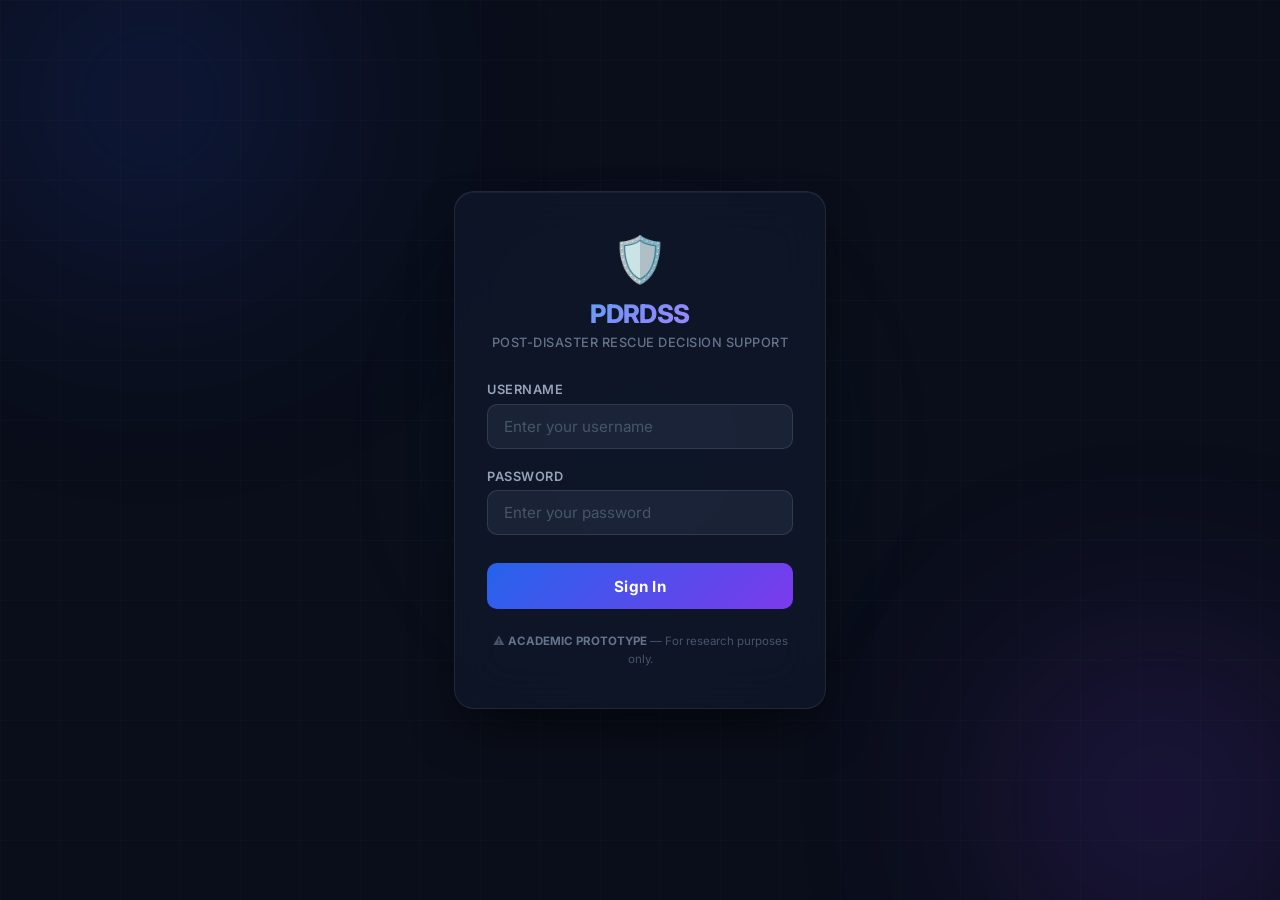
<file: static/login.html>
<!DOCTYPE html>
<html lang="en">

<head>
    <meta charset="UTF-8">
    <meta name="viewport" content="width=device-width, initial-scale=1.0">
    <title>PDRDSS — Sign In</title>
    <meta name="description" content="Sign in to the Post-Disaster Rescue Decision Support System.">
    <link rel="preconnect" href="https://fonts.googleapis.com">
    <link rel="preconnect" href="https://fonts.gstatic.com" crossorigin>
    <link href="https://fonts.googleapis.com/css2?family=Inter:wght@300;400;500;600;700;800;900&display=swap"
        rel="stylesheet">
    <style>
        *,
        *::before,
        *::after {
            box-sizing: border-box;
            margin: 0;
            padding: 0;
        }

        body {
            font-family: 'Inter', sans-serif;
            background: #0a0e1a;
            min-height: 100vh;
            display: flex;
            align-items: center;
            justify-content: center;
            overflow: hidden;
            position: relative;
        }

        /* Animated background */
        .bg-orb {
            position: fixed;
            border-radius: 50%;
            filter: blur(120px);
            opacity: 0.4;
            animation: float 12s ease-in-out infinite;
            pointer-events: none;
        }

        .bg-orb-1 {
            width: 500px;
            height: 500px;
            background: radial-gradient(circle, #1e40af, transparent 70%);
            top: -150px;
            left: -100px;
            animation-delay: 0s;
        }

        .bg-orb-2 {
            width: 400px;
            height: 400px;
            background: radial-gradient(circle, #7c3aed, transparent 70%);
            bottom: -100px;
            right: -80px;
            animation-delay: -4s;
        }

        .bg-orb-3 {
            width: 300px;
            height: 300px;
            background: radial-gradient(circle, #06b6d4, transparent 70%);
            top: 50%;
            left: 50%;
            transform: translate(-50%, -50%);
            animation-delay: -8s;
            opacity: 0.2;
        }

        @keyframes float {

            0%,
            100% {
                transform: translateY(0) scale(1);
            }

            50% {
                transform: translateY(-30px) scale(1.05);
            }
        }

        /* Grid overlay */
        .bg-grid {
            position: fixed;
            inset: 0;
            background-image:
                linear-gradient(rgba(255, 255, 255, 0.015) 1px, transparent 1px),
                linear-gradient(90deg, rgba(255, 255, 255, 0.015) 1px, transparent 1px);
            background-size: 60px 60px;
            pointer-events: none;
        }

        /* Login card */
        .login-container {
            position: relative;
            z-index: 10;
            width: 100%;
            max-width: 420px;
            padding: 1.5rem;
        }

        .login-card {
            background: rgba(15, 23, 42, 0.85);
            backdrop-filter: blur(24px);
            border: 1px solid rgba(255, 255, 255, 0.08);
            border-radius: 20px;
            padding: 2.5rem 2rem;
            box-shadow:
                0 25px 50px -12px rgba(0, 0, 0, 0.6),
                inset 0 1px 0 rgba(255, 255, 255, 0.05);
        }

        .login-logo {
            text-align: center;
            margin-bottom: 2rem;
        }

        .login-logo .logo-icon {
            font-size: 2.8rem;
            display: block;
            margin-bottom: 0.75rem;
        }

        .login-logo .logo-title {
            font-size: 1.6rem;
            font-weight: 800;
            background: linear-gradient(135deg, #38bdf8, #818cf8, #c084fc);
            -webkit-background-clip: text;
            -webkit-text-fill-color: transparent;
            background-clip: text;
            letter-spacing: -0.02em;
        }

        .login-logo .logo-subtitle {
            font-size: 0.8rem;
            color: #64748b;
            margin-top: 0.4rem;
            letter-spacing: 0.04em;
            text-transform: uppercase;
            font-weight: 500;
        }

        .form-group {
            margin-bottom: 1.25rem;
        }

        .form-group label {
            display: block;
            font-size: 0.8rem;
            font-weight: 600;
            color: #94a3b8;
            margin-bottom: 0.4rem;
            text-transform: uppercase;
            letter-spacing: 0.04em;
        }

        .form-group input {
            width: 100%;
            padding: 0.75rem 1rem;
            background: rgba(30, 41, 59, 0.8);
            border: 1px solid rgba(100, 116, 139, 0.3);
            border-radius: 10px;
            color: #f1f5f9;
            font-size: 0.95rem;
            font-family: 'Inter', sans-serif;
            transition: all 0.2s ease;
            outline: none;
        }

        .form-group input:focus {
            border-color: #3b82f6;
            box-shadow: 0 0 0 3px rgba(59, 130, 246, 0.15);
        }

        .form-group input::placeholder {
            color: #475569;
        }

        .btn-login {
            width: 100%;
            padding: 0.85rem 1.5rem;
            background: linear-gradient(135deg, #2563eb, #7c3aed);
            color: white;
            font-size: 0.95rem;
            font-weight: 700;
            border: none;
            border-radius: 10px;
            cursor: pointer;
            transition: all 0.25s ease;
            font-family: 'Inter', sans-serif;
            letter-spacing: 0.02em;
            margin-top: 0.5rem;
        }

        .btn-login:hover {
            transform: translateY(-2px);
            box-shadow: 0 8px 25px rgba(37, 99, 235, 0.35);
        }

        .btn-login:active {
            transform: translateY(0);
        }

        .btn-login:disabled {
            opacity: 0.6;
            cursor: not-allowed;
            transform: none;
        }

        .error-msg {
            display: none;
            background: rgba(239, 68, 68, 0.12);
            border: 1px solid rgba(239, 68, 68, 0.3);
            color: #fca5a5;
            padding: 0.65rem 1rem;
            border-radius: 8px;
            font-size: 0.85rem;
            margin-bottom: 1rem;
            text-align: center;
        }

        .footer-note {
            text-align: center;
            margin-top: 1.5rem;
            font-size: 0.72rem;
            color: #475569;
            line-height: 1.5;
        }

        .footer-note strong {
            color: #64748b;
        }
    </style>
</head>

<body>
    <div class="bg-orb bg-orb-1"></div>
    <div class="bg-orb bg-orb-2"></div>
    <div class="bg-orb bg-orb-3"></div>
    <div class="bg-grid"></div>

    <div class="login-container">
        <div class="login-card">
            <div class="login-logo">
                <span class="logo-icon">🛡️</span>
                <div class="logo-title">PDRDSS</div>
                <div class="logo-subtitle">Post-Disaster Rescue Decision Support</div>
            </div>

            <div class="error-msg" id="errorMsg">Incorrect username or password</div>

            <form id="loginForm">
                <div class="form-group">
                    <label for="username">Username</label>
                    <input type="text" id="username" name="username" placeholder="Enter your username" required
                        autocomplete="username">
                </div>
                <div class="form-group">
                    <label for="password">Password</label>
                    <input type="password" id="password" name="password" placeholder="Enter your password" required
                        autocomplete="current-password">
                </div>
                <button type="submit" class="btn-login">Sign In</button>
            </form>

            <div class="footer-note">
                ⚠️ <strong>ACADEMIC PROTOTYPE</strong> — For research purposes only.
            </div>
        </div>
    </div>

    <script src="/static/js/auth.js"></script>
</body>

</html>
</file>
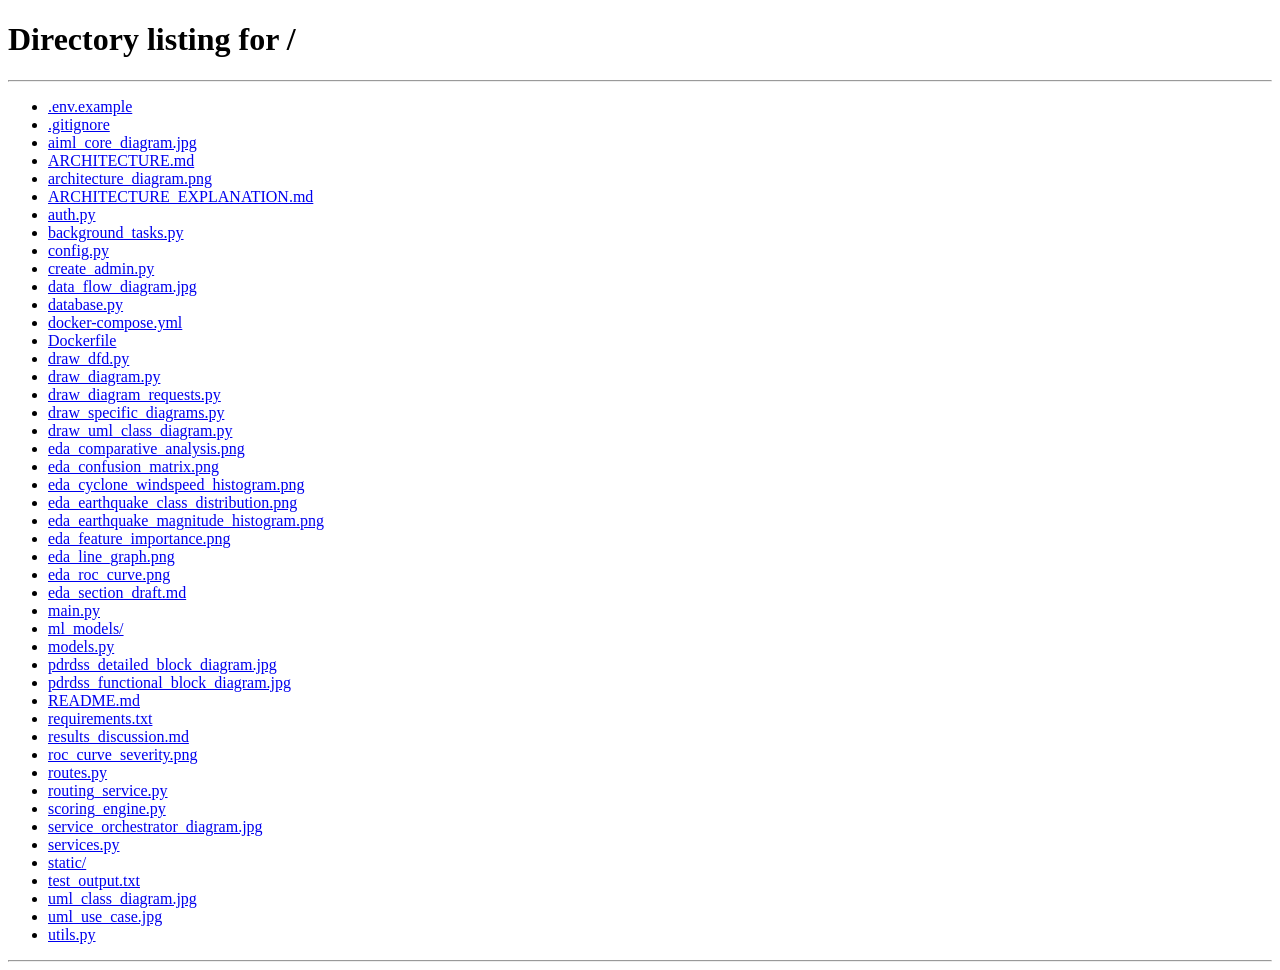
<file: static/select.html>
<!DOCTYPE html>
<html lang="en">

<head>
    <meta charset="UTF-8">
    <meta name="viewport" content="width=device-width, initial-scale=1.0">
    <title>PDRDSS — Select Disaster Type</title>
    <meta name="description" content="Choose a disaster type to begin real-time analysis.">
    <link rel="preconnect" href="https://fonts.googleapis.com">
    <link rel="preconnect" href="https://fonts.gstatic.com" crossorigin>
    <link href="https://fonts.googleapis.com/css2?family=Inter:wght@300;400;500;600;700;800;900&display=swap"
        rel="stylesheet">
    <link rel="stylesheet" href="/static/css/select.css">
</head>

<body>
    <div class="bg-grid"></div>
    <div class="bg-glow bg-glow-1"></div>
    <div class="bg-glow bg-glow-2"></div>

    <!-- Navbar -->
    <nav class="navbar">
        <div class="nav-brand">
            <span class="nav-icon">🛡️</span>
            <span class="nav-title">PDRDSS</span>
        </div>
        <div class="nav-right">
            <button class="btn-logout" onclick="logout()">Sign Out</button>
        </div>
    </nav>

    <!-- Main -->
    <div class="select-page">
        <div class="select-header">
            <div class="select-badge">
                <span>🛡️</span>
                <span>Post-Disaster Rescue Decision Support System</span>
            </div>
            <h1 class="select-title">
                Choose <span class="gradient-text">Disaster Type</span>
            </h1>
            <p class="select-subtitle">
                Select the type of natural disaster to access real-time tracking, interactive maps,
                and AI-powered analysis dashboards.
            </p>
        </div>

        <div class="cards-grid">
            <!-- Earthquake Card -->
            <a href="/earthquake" class="disaster-card card-earthquake" id="cardEarthquake">
                <span class="card-icon">🌍</span>
                <h2 class="card-title">Earthquake</h2>
                <p class="card-desc">Real-time earthquake tracking, magnitude analysis, and seismic impact assessment.</p>
                <ul class="card-features">
                    <li><span class="feat-icon">📡</span> Live USGS earthquake feed</li>
                    <li><span class="feat-icon">🗺️</span> Interactive seismic map</li>
                    <li><span class="feat-icon">📊</span> ShakeMap & MMI intensity</li>
                    <li><span class="feat-icon">🤖</span> AI severity classification</li>
                    <li><span class="feat-icon">🏥</span> Nearby resource mapping</li>
                </ul>
                <div class="card-action">Explore Earthquakes →</div>
            </a>

            <!-- Cyclone Card -->
            <a href="/cyclone" class="disaster-card card-cyclone" id="cardCyclone">
                <span class="card-icon">🌪️</span>
                <h2 class="card-title">Cyclone</h2>
                <p class="card-desc">Tropical cyclone & hurricane monitoring with wind analysis and storm tracking.</p>
                <ul class="card-features">
                    <li><span class="feat-icon">🌊</span> NOAA NHC storm tracking</li>
                    <li><span class="feat-icon">💨</span> Wind radii visualization</li>
                    <li><span class="feat-icon">📈</span> Saffir-Simpson classification</li>
                    <li><span class="feat-icon">🤖</span> ML severity prediction</li>
                    <li><span class="feat-icon">🏥</span> Emergency resource mapping</li>
                </ul>
                <div class="card-action">Explore Cyclones →</div>
            </a>
        </div>

        <div class="select-footer">
            <p>⚠️ <strong>ACADEMIC PROTOTYPE</strong> — For research and demonstration purposes only.</p>
        </div>
    </div>

    <script src="/static/js/auth.js"></script>
    <script>
        document.addEventListener('DOMContentLoaded', () => {
            requireAuth();
        });
    </script>
</body>

</html>
</file>
<file: static/css/select.css>
*,
*::before,
*::after {
    box-sizing: border-box;
    margin: 0;
    padding: 0;
}

body {
    font-family: 'Inter', sans-serif;
    background: #0a0e1a;
    min-height: 100vh;
    color: #f1f5f9;
    overflow-x: hidden;
}

/* ===== Background ===== */
.bg-grid {
    position: fixed;
    inset: 0;
    background-image:
        linear-gradient(rgba(255, 255, 255, 0.015) 1px, transparent 1px),
        linear-gradient(90deg, rgba(255, 255, 255, 0.015) 1px, transparent 1px);
    background-size: 60px 60px;
    pointer-events: none;
    z-index: 0;
}

.bg-glow {
    position: fixed;
    border-radius: 50%;
    filter: blur(140px);
    opacity: 0.35;
    pointer-events: none;
    z-index: 0;
}

.bg-glow-1 {
    width: 600px;
    height: 600px;
    background: radial-gradient(circle, #1e40af, transparent 70%);
    top: -200px;
    right: -100px;
}

.bg-glow-2 {
    width: 500px;
    height: 500px;
    background: radial-gradient(circle, #7c3aed, transparent 70%);
    bottom: -150px;
    left: -100px;
}

/* ===== Navbar ===== */
.navbar {
    position: fixed;
    top: 0;
    left: 0;
    right: 0;
    z-index: 100;
    display: flex;
    align-items: center;
    justify-content: space-between;
    padding: 1rem 2rem;
    background: rgba(10, 14, 26, 0.8);
    backdrop-filter: blur(16px);
    border-bottom: 1px solid rgba(255, 255, 255, 0.05);
}

.nav-brand {
    display: flex;
    align-items: center;
    gap: 0.5rem;
}

.nav-icon {
    font-size: 1.4rem;
}

.nav-title {
    font-size: 1.1rem;
    font-weight: 800;
    background: linear-gradient(135deg, #38bdf8, #818cf8);
    -webkit-background-clip: text;
    -webkit-text-fill-color: transparent;
    background-clip: text;
}

.nav-right {
    display: flex;
    align-items: center;
    gap: 1rem;
}

.nav-user {
    font-size: 0.85rem;
    color: #94a3b8;
}

.btn-logout {
    padding: 0.4rem 1rem;
    background: rgba(239, 68, 68, 0.15);
    border: 1px solid rgba(239, 68, 68, 0.3);
    color: #fca5a5;
    font-size: 0.8rem;
    font-weight: 600;
    border-radius: 8px;
    cursor: pointer;
    transition: all 0.2s ease;
    font-family: 'Inter', sans-serif;
}

.btn-logout:hover {
    background: rgba(239, 68, 68, 0.25);
    color: #fee2e2;
}

/* ===== Main Content ===== */
.select-page {
    position: relative;
    z-index: 1;
    min-height: 100vh;
    display: flex;
    flex-direction: column;
    align-items: center;
    justify-content: center;
    padding: 6rem 2rem 3rem;
}

.select-header {
    text-align: center;
    margin-bottom: 3rem;
    animation: fadeInUp 0.6s ease;
}

.select-badge {
    display: inline-flex;
    align-items: center;
    gap: 0.5rem;
    background: rgba(56, 189, 248, 0.1);
    border: 1px solid rgba(56, 189, 248, 0.2);
    border-radius: 50px;
    padding: 0.4rem 1rem;
    font-size: 0.8rem;
    color: #7dd3fc;
    font-weight: 500;
    margin-bottom: 1.5rem;
}

.select-title {
    font-size: 2.8rem;
    font-weight: 800;
    line-height: 1.15;
    margin-bottom: 1rem;
    letter-spacing: -0.03em;
}

.select-title .gradient-text {
    background: linear-gradient(135deg, #38bdf8, #818cf8, #c084fc);
    -webkit-background-clip: text;
    -webkit-text-fill-color: transparent;
    background-clip: text;
}

.select-subtitle {
    font-size: 1.05rem;
    color: #94a3b8;
    max-width: 500px;
    margin: 0 auto;
    line-height: 1.6;
}

/* ===== Cards Grid ===== */
.cards-grid {
    display: grid;
    grid-template-columns: repeat(2, 1fr);
    gap: 2rem;
    max-width: 850px;
    width: 100%;
    animation: fadeInUp 0.8s ease 0.1s both;
}

.disaster-card {
    position: relative;
    background: rgba(15, 23, 42, 0.7);
    backdrop-filter: blur(16px);
    border: 1px solid rgba(255, 255, 255, 0.06);
    border-radius: 20px;
    padding: 2.5rem 2rem;
    cursor: pointer;
    transition: all 0.35s cubic-bezier(0.4, 0, 0.2, 1);
    overflow: hidden;
    text-decoration: none;
    color: inherit;
    display: flex;
    flex-direction: column;
    align-items: center;
    text-align: center;
}

.disaster-card::before {
    content: '';
    position: absolute;
    inset: 0;
    border-radius: 20px;
    opacity: 0;
    transition: opacity 0.35s ease;
}

.disaster-card:hover {
    transform: translateY(-8px);
    border-color: rgba(255, 255, 255, 0.12);
    box-shadow: 0 25px 50px -12px rgba(0, 0, 0, 0.5);
}

.disaster-card:hover::before {
    opacity: 1;
}

/* Earthquake card accent */
.card-earthquake::before {
    background: linear-gradient(135deg, rgba(234, 179, 8, 0.08), rgba(249, 115, 22, 0.06));
}

.card-earthquake:hover {
    border-color: rgba(234, 179, 8, 0.3);
}

/* Cyclone card accent */
.card-cyclone::before {
    background: linear-gradient(135deg, rgba(56, 189, 248, 0.08), rgba(124, 58, 237, 0.06));
}

.card-cyclone:hover {
    border-color: rgba(56, 189, 248, 0.3);
}

.card-icon {
    font-size: 4rem;
    margin-bottom: 1.2rem;
    display: block;
    transition: transform 0.4s ease;
}

.disaster-card:hover .card-icon {
    transform: scale(1.15);
}

.card-title {
    font-size: 1.5rem;
    font-weight: 800;
    margin-bottom: 0.6rem;
    letter-spacing: -0.02em;
}

.card-earthquake .card-title {
    color: #fbbf24;
}

.card-cyclone .card-title {
    color: #38bdf8;
}

.card-desc {
    font-size: 0.88rem;
    color: #94a3b8;
    line-height: 1.6;
    margin-bottom: 1.5rem;
}

.card-features {
    list-style: none;
    text-align: left;
    width: 100%;
    margin-bottom: 1.5rem;
}

.card-features li {
    font-size: 0.82rem;
    color: #cbd5e1;
    padding: 0.35rem 0;
    display: flex;
    align-items: center;
    gap: 0.5rem;
}

.card-features li .feat-icon {
    flex-shrink: 0;
    font-size: 0.9rem;
}

.card-action {
    display: inline-flex;
    align-items: center;
    gap: 0.5rem;
    padding: 0.65rem 1.5rem;
    border-radius: 10px;
    font-size: 0.88rem;
    font-weight: 700;
    transition: all 0.25s ease;
    border: none;
    cursor: pointer;
    font-family: 'Inter', sans-serif;
}

.card-earthquake .card-action {
    background: linear-gradient(135deg, #d97706, #ea580c);
    color: white;
}

.card-earthquake .card-action:hover {
    box-shadow: 0 6px 20px rgba(217, 119, 6, 0.35);
}

.card-cyclone .card-action {
    background: linear-gradient(135deg, #0284c7, #6d28d9);
    color: white;
}

.card-cyclone .card-action:hover {
    box-shadow: 0 6px 20px rgba(2, 132, 199, 0.35);
}

/* ===== Footer ===== */
.select-footer {
    margin-top: 3rem;
    text-align: center;
    animation: fadeInUp 1s ease 0.2s both;
}

.select-footer p {
    font-size: 0.75rem;
    color: #475569;
}

.select-footer strong {
    color: #64748b;
}

/* ===== Animations ===== */
@keyframes fadeInUp {
    from {
        opacity: 0;
        transform: translateY(20px);
    }

    to {
        opacity: 1;
        transform: translateY(0);
    }
}

/* ===== Responsive ===== */
@media (max-width: 700px) {
    .cards-grid {
        grid-template-columns: 1fr;
        max-width: 400px;
    }

    .select-title {
        font-size: 2rem;
    }
}
</file>
